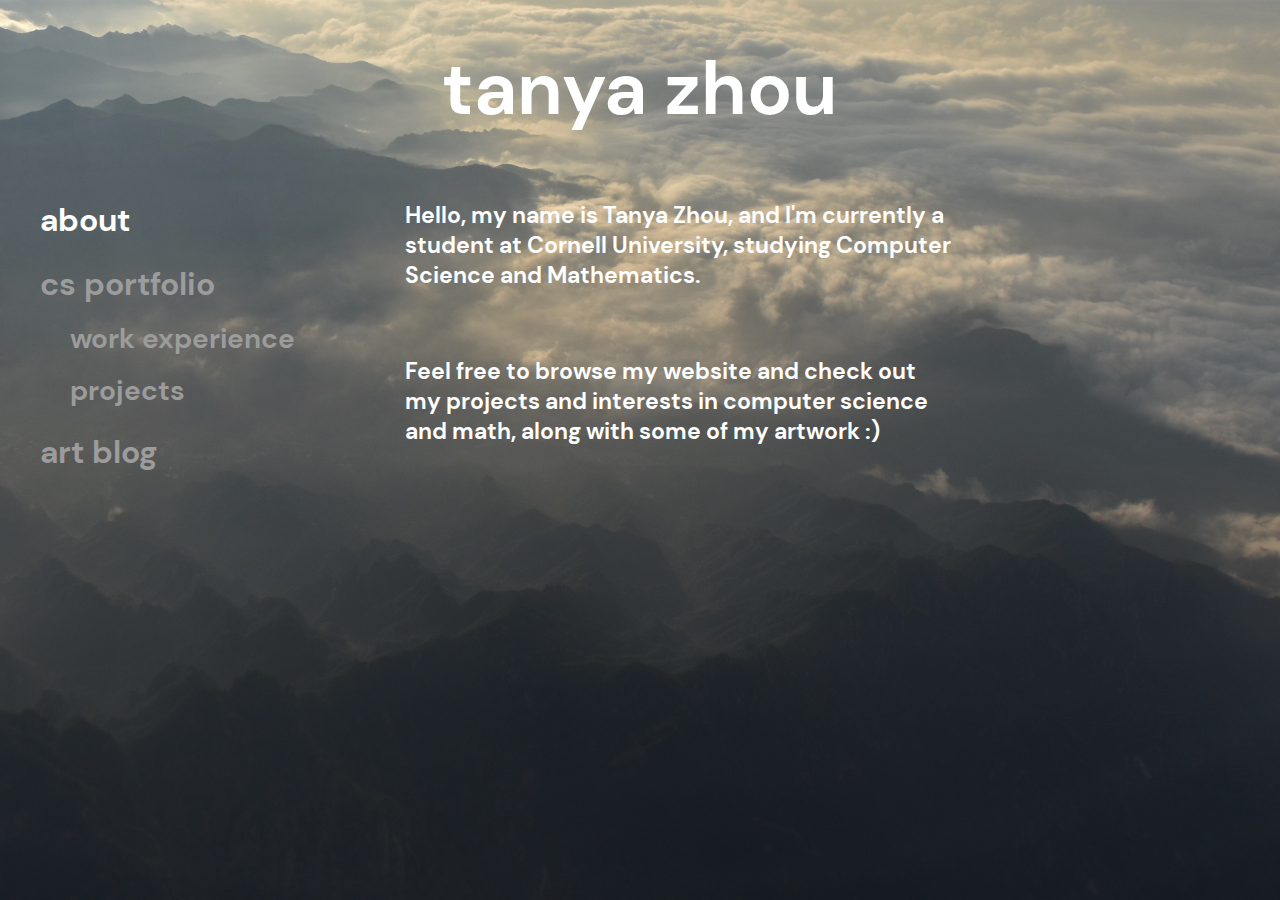
<file: pages/index.html>
<!DOCTYPE html>
<html lang="en">

<head>
  <title>Tanya's Website</title>
  <link rel="stylesheet" type="text/css" href="../public/styles/styles.css" media="all" />
  <link rel="shortcut icon" type="image/x-icon" href="../public/images/caticon.ico">
  <script defer src="../js/navscript.js"></script>
</head>

<body class="about-pg-bkg">
  <header>
    <h1>tanya zhou</h1>
  </header>
  <main>
    <div class="row">
      <nav>
        <ul>
          <li>
            <a id="abt" href="index.html">about</a>
          </li>
          <li>
            <a id="cs" href="cs-portfolio.html">cs portfolio</a>
          </li>
          <ul class="smaller-nav">
            <li class="smaller-nav">
              <a href="work-exp.html">work experience</a>
            </li>
            <li class="smaller-nav">
              <a href="cs-projects.html">projects</a>
            </li>
          </ul>
          <li>
            <a id="art" href="art-blog.html">art blog</a>
          </li>
        </ul>
      </nav>
      <div class="middle-content ab-middle-content">
        <div class="row">
          <p class="intro-p">
            Hello, my name is Tanya Zhou, and I'm currently a student at Cornell University, studying Computer Science
            and
            Mathematics.
          </p>
        </div>
        <div class="row">
          <p class="intro-p">
            Feel free to browse my website and check out my projects and interests in computer science and math, along
            with
            some of my artwork :)
          </p>
        </div>
      </div>
    </div>
  </main>
</body>

</html>
</file>
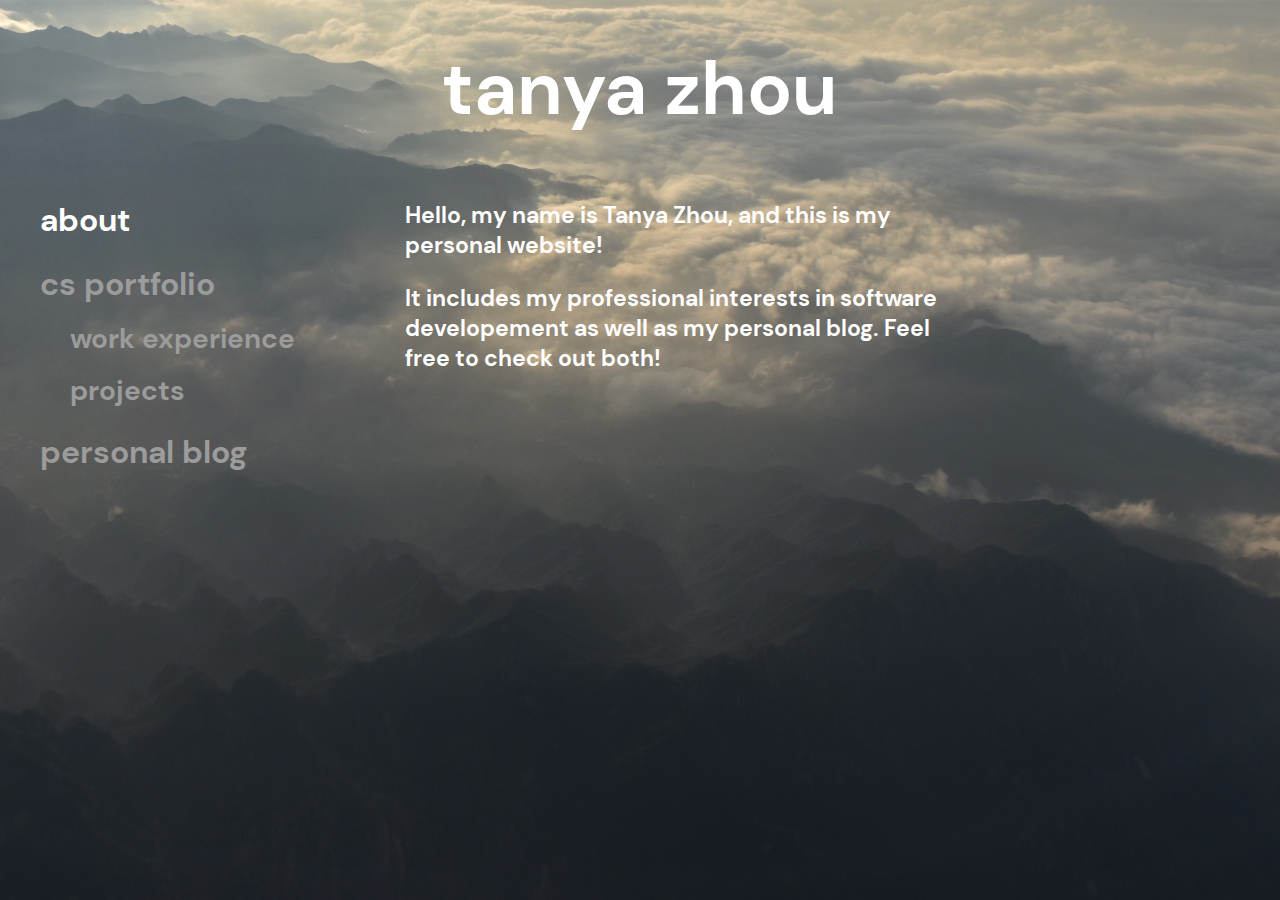
<file: root/index.html>
<!DOCTYPE html>
<html lang="en">

<head>
  <title>Tanya's Website</title>
  <link rel="stylesheet" type="text/css" href="../public/styles/styles.css" media="all" />
  <link rel="shortcut icon" type="image/x-icon" href="../public/images/caticon.ico">
  <script defer src="./js/navscript.js" type="text/Javascript"></script>
</head>

<body class="about-pg-bkg fade">
  <header>
    <h1>tanya zhou</h1>
  </header>
  <main>
    <div class="row">
      <nav>
        <ul>
          <li>
            <a id="abt" href="index.html">about</a>
          </li>
          <li>
            <a id="cs" href="cs-portfolio.html">cs portfolio</a>
          </li>
          <ul class="smaller-nav">
            <li class="smaller-nav">
              <a href="work-exp.html">work experience</a>
            </li>
            <li class="smaller-nav">
              <a href="cs-projects.html">projects</a>
            </li>
          </ul>
          <li>
            <a id="art" href="personal-blog.html">personal blog</a>
          </li>
        </ul>
      </nav>
      <div class="middle-content">
        <p class="intro-p">
          Hello, my name is Tanya Zhou, and this is my personal website!

        </p>
        <p class="intro-p">
          It includes my professional interests in software developement as
          well as my personal blog. Feel free to check
          out both!
        </p>
      </div>
    </div>
  </main>
</body>
<footer></footer>

</html>
</file>
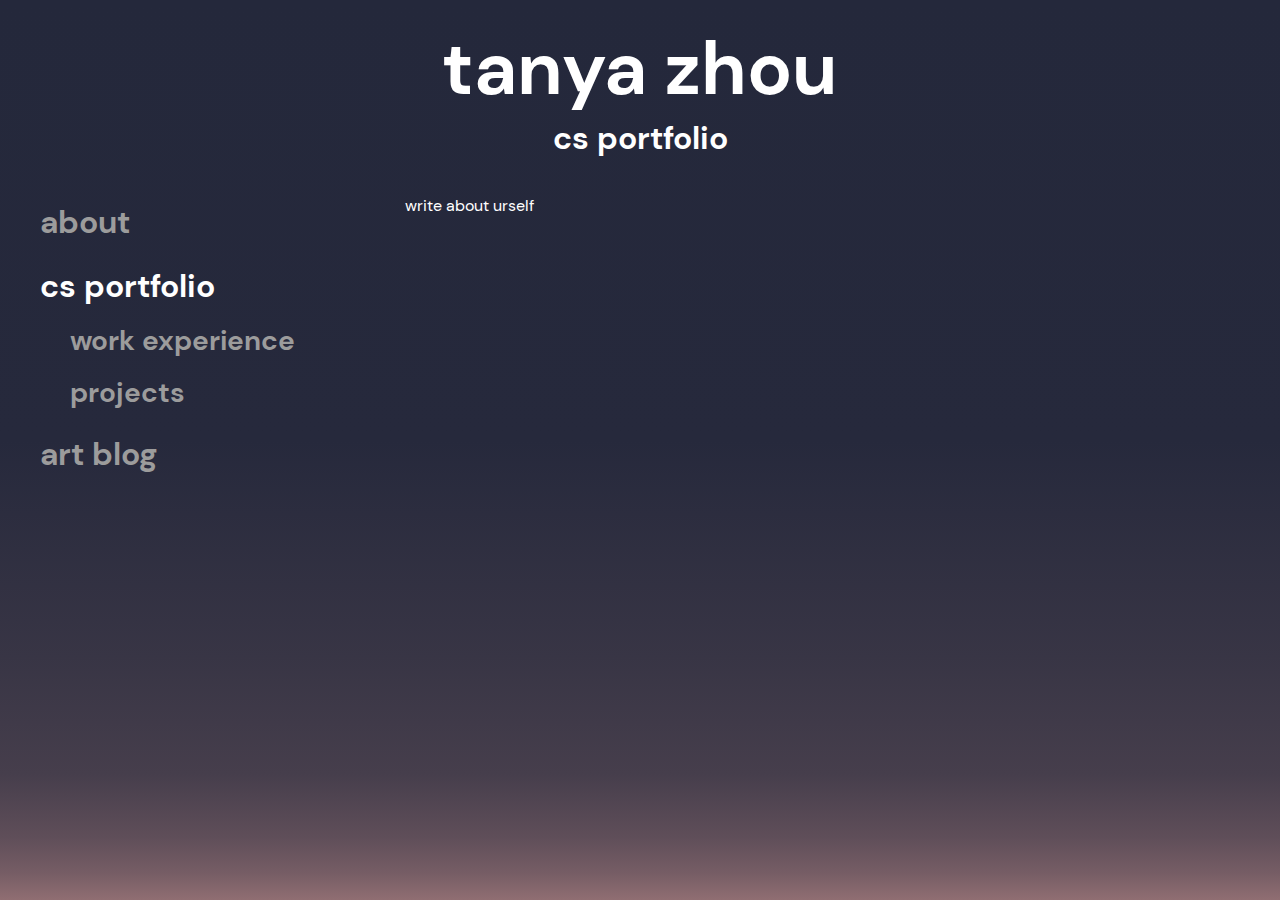
<file: pages/cs-portfolio.html>
<!DOCTYPE html>
<html lang="en">

<head>
  <title>Tanya's Website</title>
  <link rel="stylesheet" type="text/css" href="../public/styles/styles.css" media="all" />
  <link rel="shortcut icon" type="image/x-icon" href="../public/images/caticon.ico">
  <script defer src="../js/navscript.js"></script>
</head>

<body class="cs-page-bkg">
  <header class="cs-pg-hdr">
    <h1>tanya zhou</h1>
    <h3>cs portfolio</h3>
  </header>
  <main>
    <div class="row">
      <nav>
        <ul>
          <li>
            <a id="abt" href="index.html">about</a>
          </li>
          <li>
            <a id="cs" href="cs-portfolio.html">cs portfolio</a>
          </li>
          <ul class="smaller-nav">
            <li class="smaller-nav">
              <a href="work-exp.html">work experience</a>
            </li>
            <li class="smaller-nav">
              <a href="cs-projects.html">projects</a>
            </li>
          </ul>
          <li>
            <a id="art" href="art-blog.html">art blog</a>
          </li>
        </ul>
      </nav>
      <div class="middle-content">
        <p>write about urself</p>
      </div>
    </div>
  </main>
</body>
</file>
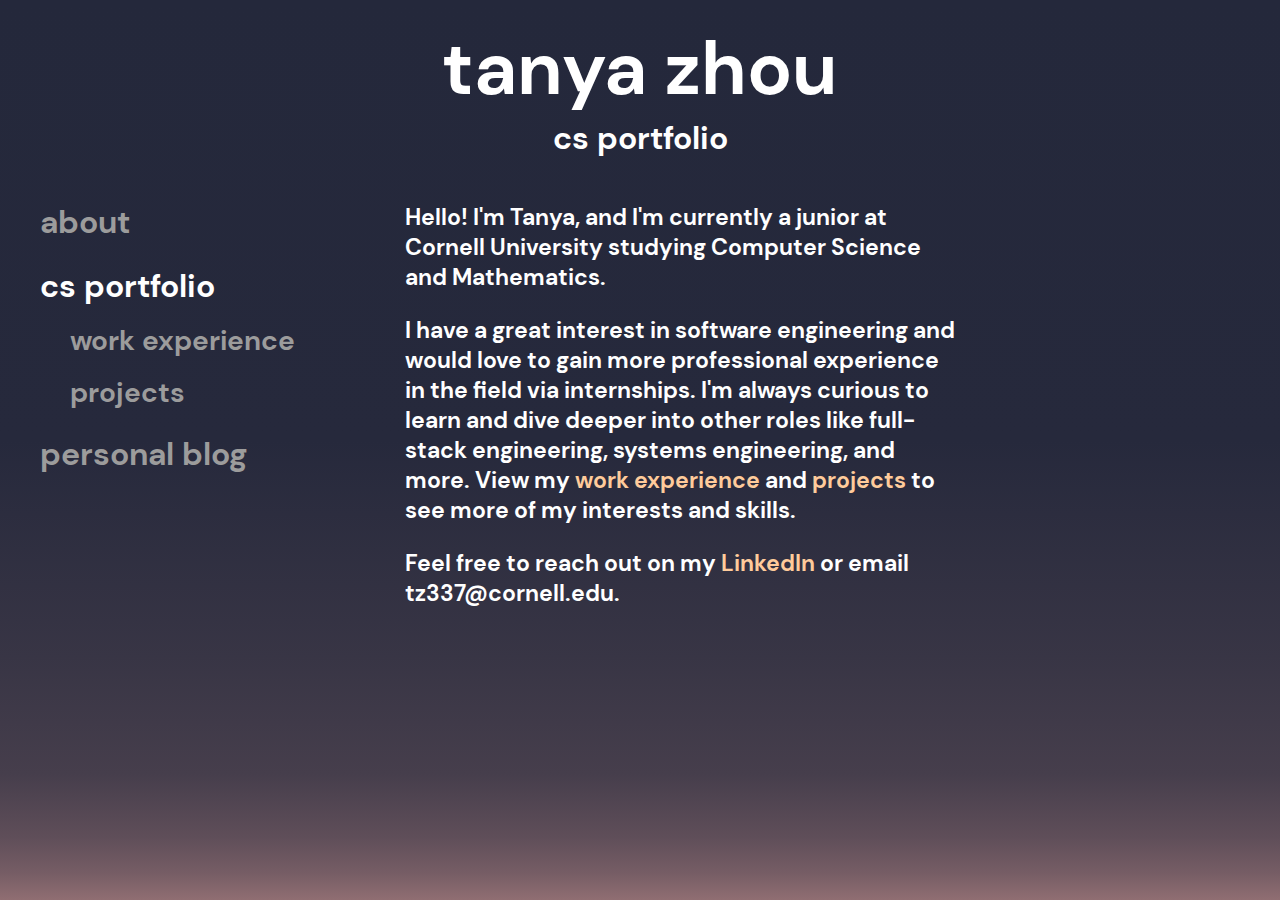
<file: root/cs-portfolio.html>
<!DOCTYPE html>
<html lang="en">

<head>
  <title>Tanya's Website</title>
  <link rel="stylesheet" type="text/css" href="../public/styles/styles.css" media="all" />
  <link rel="shortcut icon" type="image/x-icon" href="../public/images/caticon.ico">
  <script defer src="./js/navscript.js" type="text/Javascript"></script>
</head>

<body class="cs-page-bkg fade">
  <header class="cs-pg-hdr">
    <h1>tanya zhou</h1>
    <h3>cs portfolio</h3>
  </header>
  <main>
    <div class="row">
      <nav>
        <ul>
          <li>
            <a id="abt" href="index.html">about</a>
          </li>
          <li>
            <a id="cs" href="cs-portfolio.html">cs portfolio</a>
          </li>
          <ul class="smaller-nav">
            <li class="smaller-nav">
              <a href="work-exp.html">work experience</a>
            </li>
            <li class="smaller-nav">
              <a href="cs-projects.html">projects</a>
            </li>
          </ul>
          <li>
            <a id="art" href="personal-blog.html">personal blog</a>
          </li>
        </ul>
      </nav>
      <div class="middle-content intro-p">
        <p>Hello! I'm Tanya, and I'm currently a junior at Cornell University
          studying Computer Science and Mathematics.
        </p>
        <p>
          I have a great interest in
          software engineering and would love to gain more professional
          experience in the field via internships. I'm always curious to learn and dive
          deeper into other roles like full-stack engineering, systems engineering,
          and more. View my <a class="cs-link" href="work-exp.html">work experience</a> and <a class="cs-link"
            href="cs-projects.html">projects</a> to
          see more of my interests
          and skills.
        </p>
        <p>
          Feel free to reach out on my <a class="cs-link"
            href="https://www.linkedin.com/in/tanya-zhou-4242861a9/">LinkedIn</a> or email
          tz337@cornell.edu.
        </p>
        <div class="row">

        </div>
      </div>
    </div>
  </main>
</body>
<footer></footer>

</html>
</file>
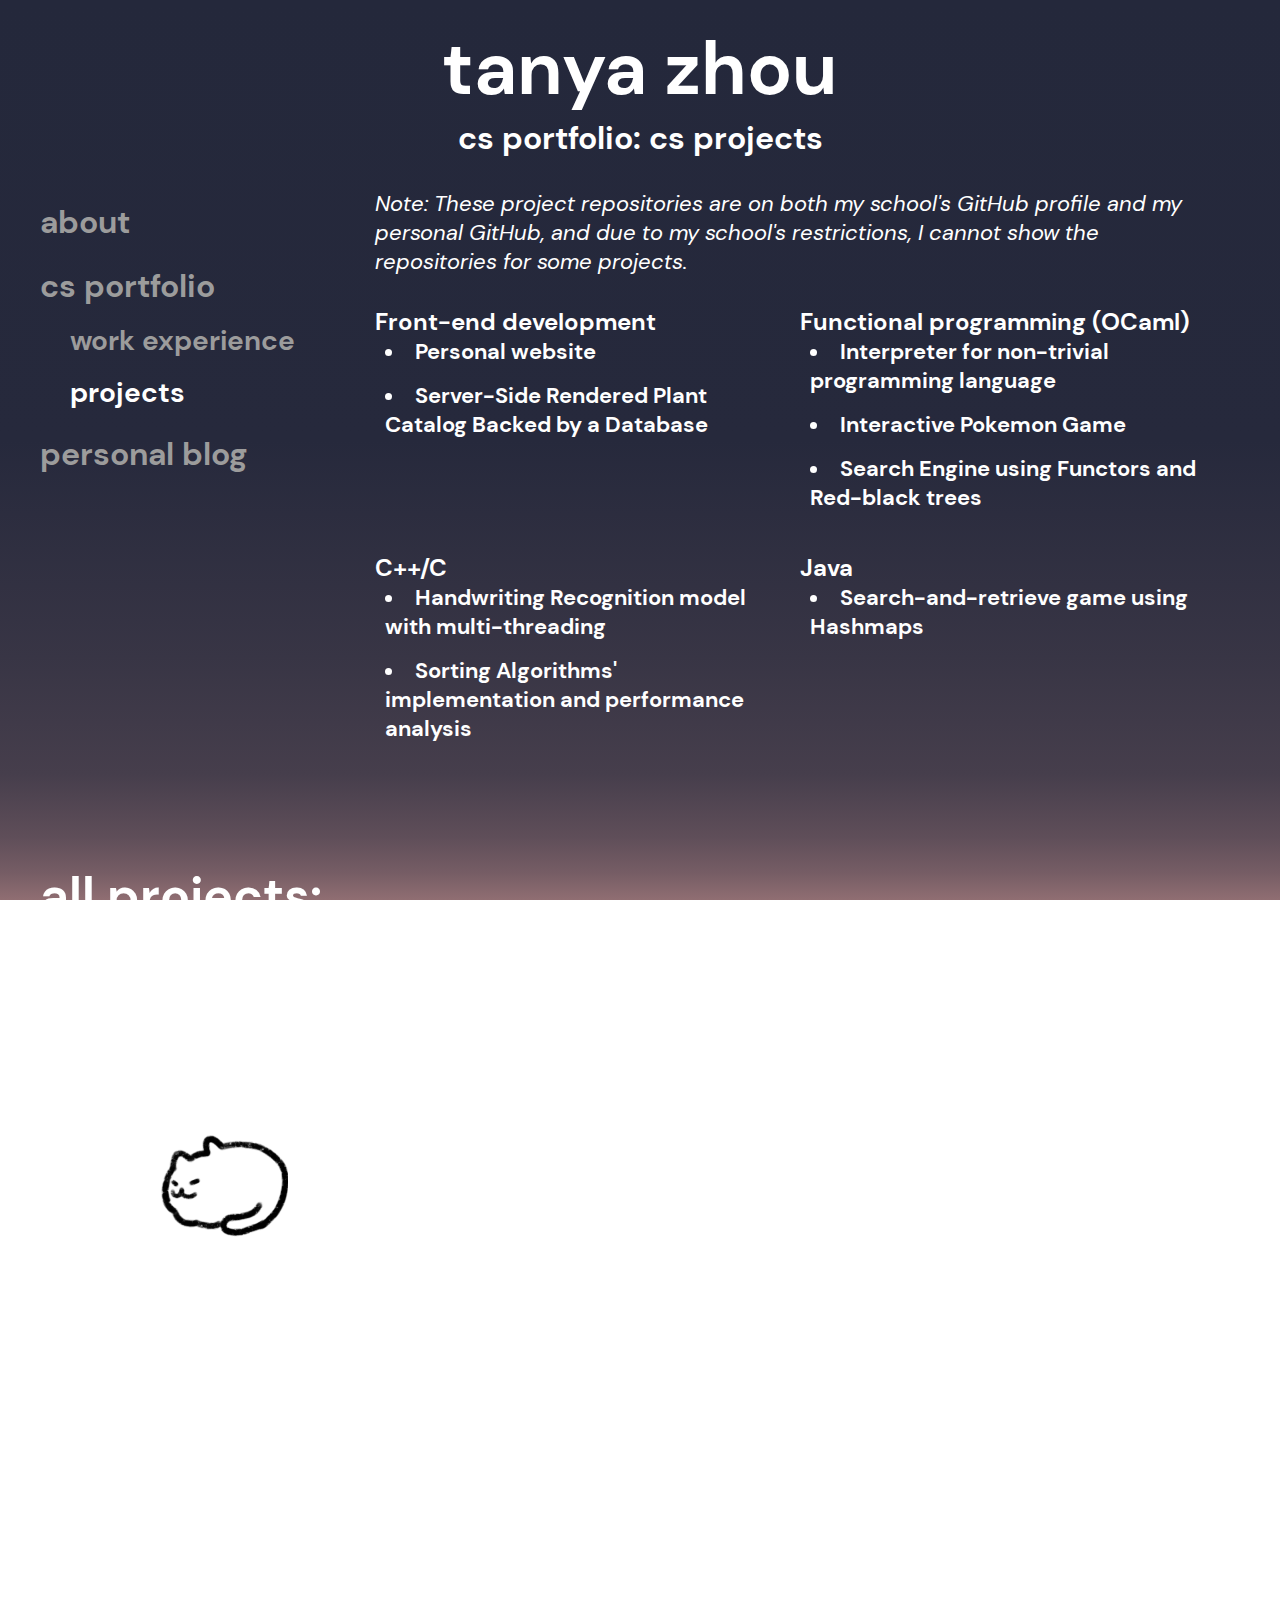
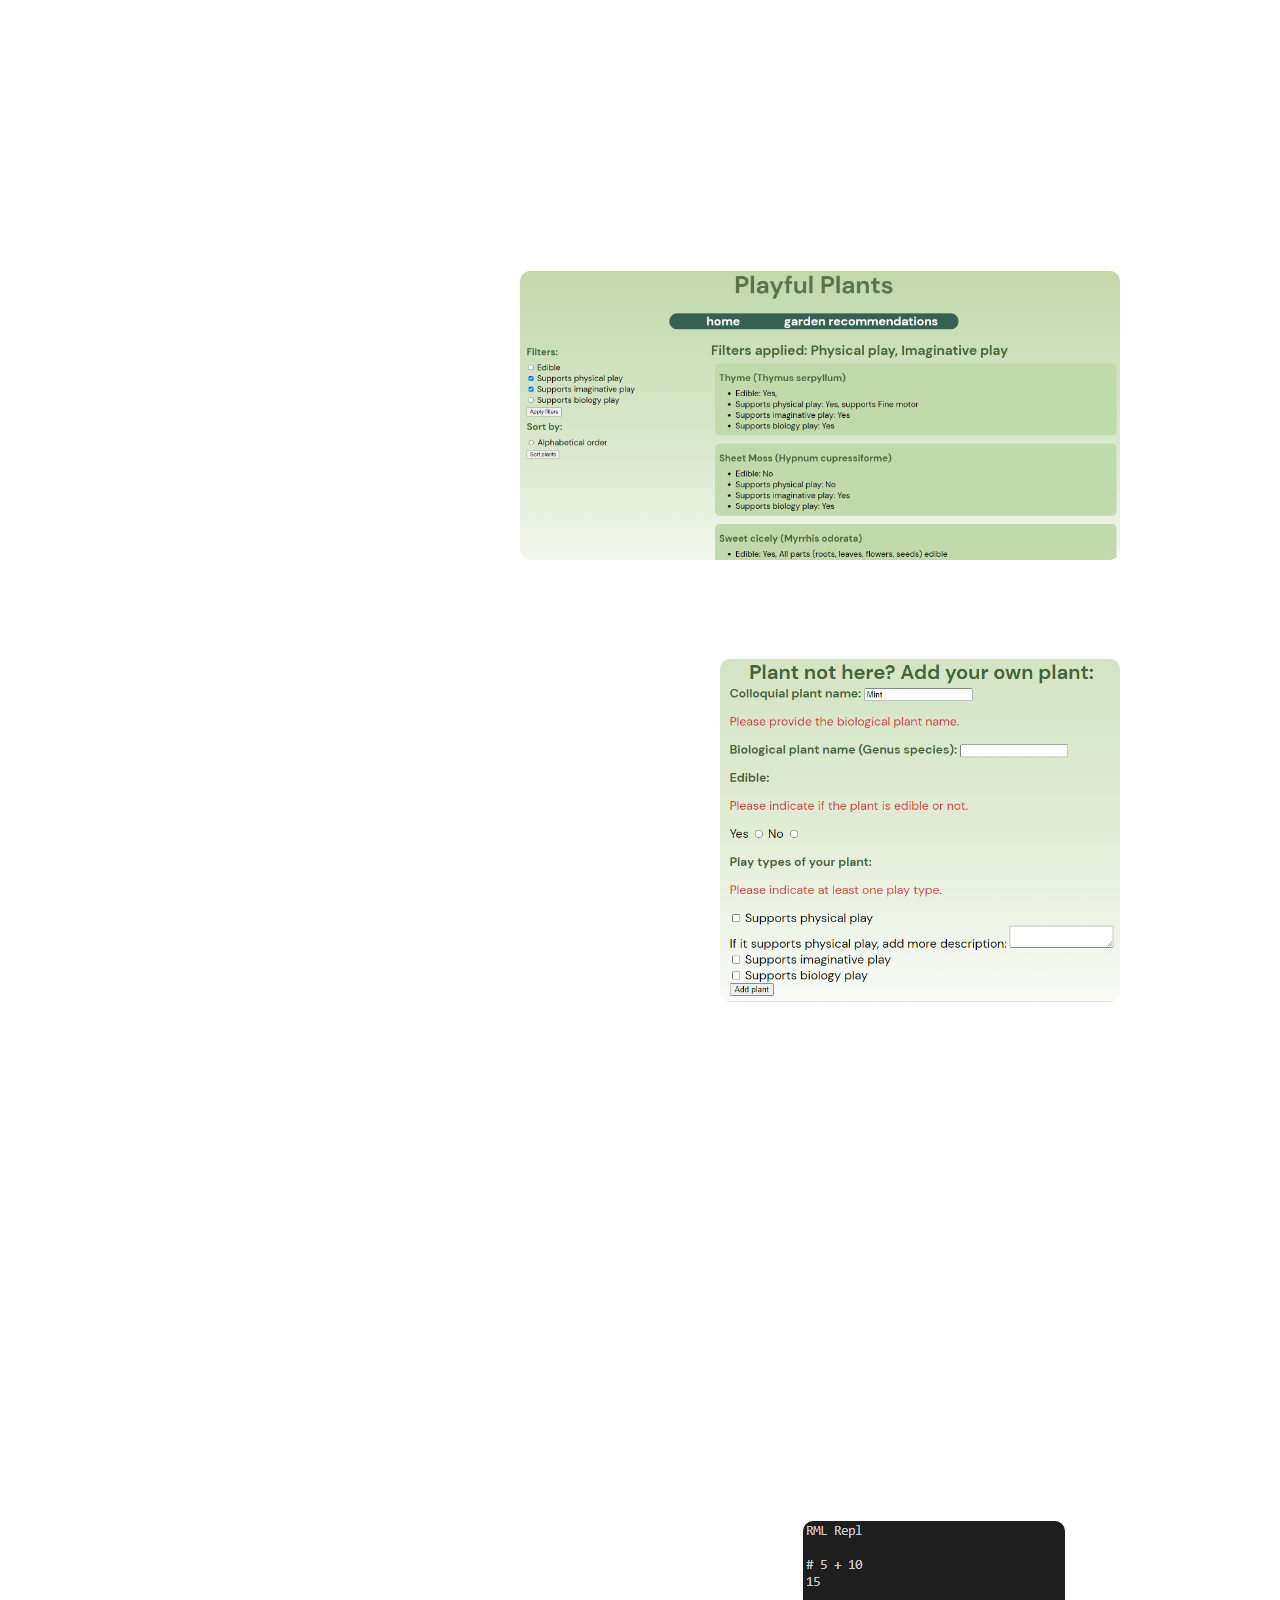
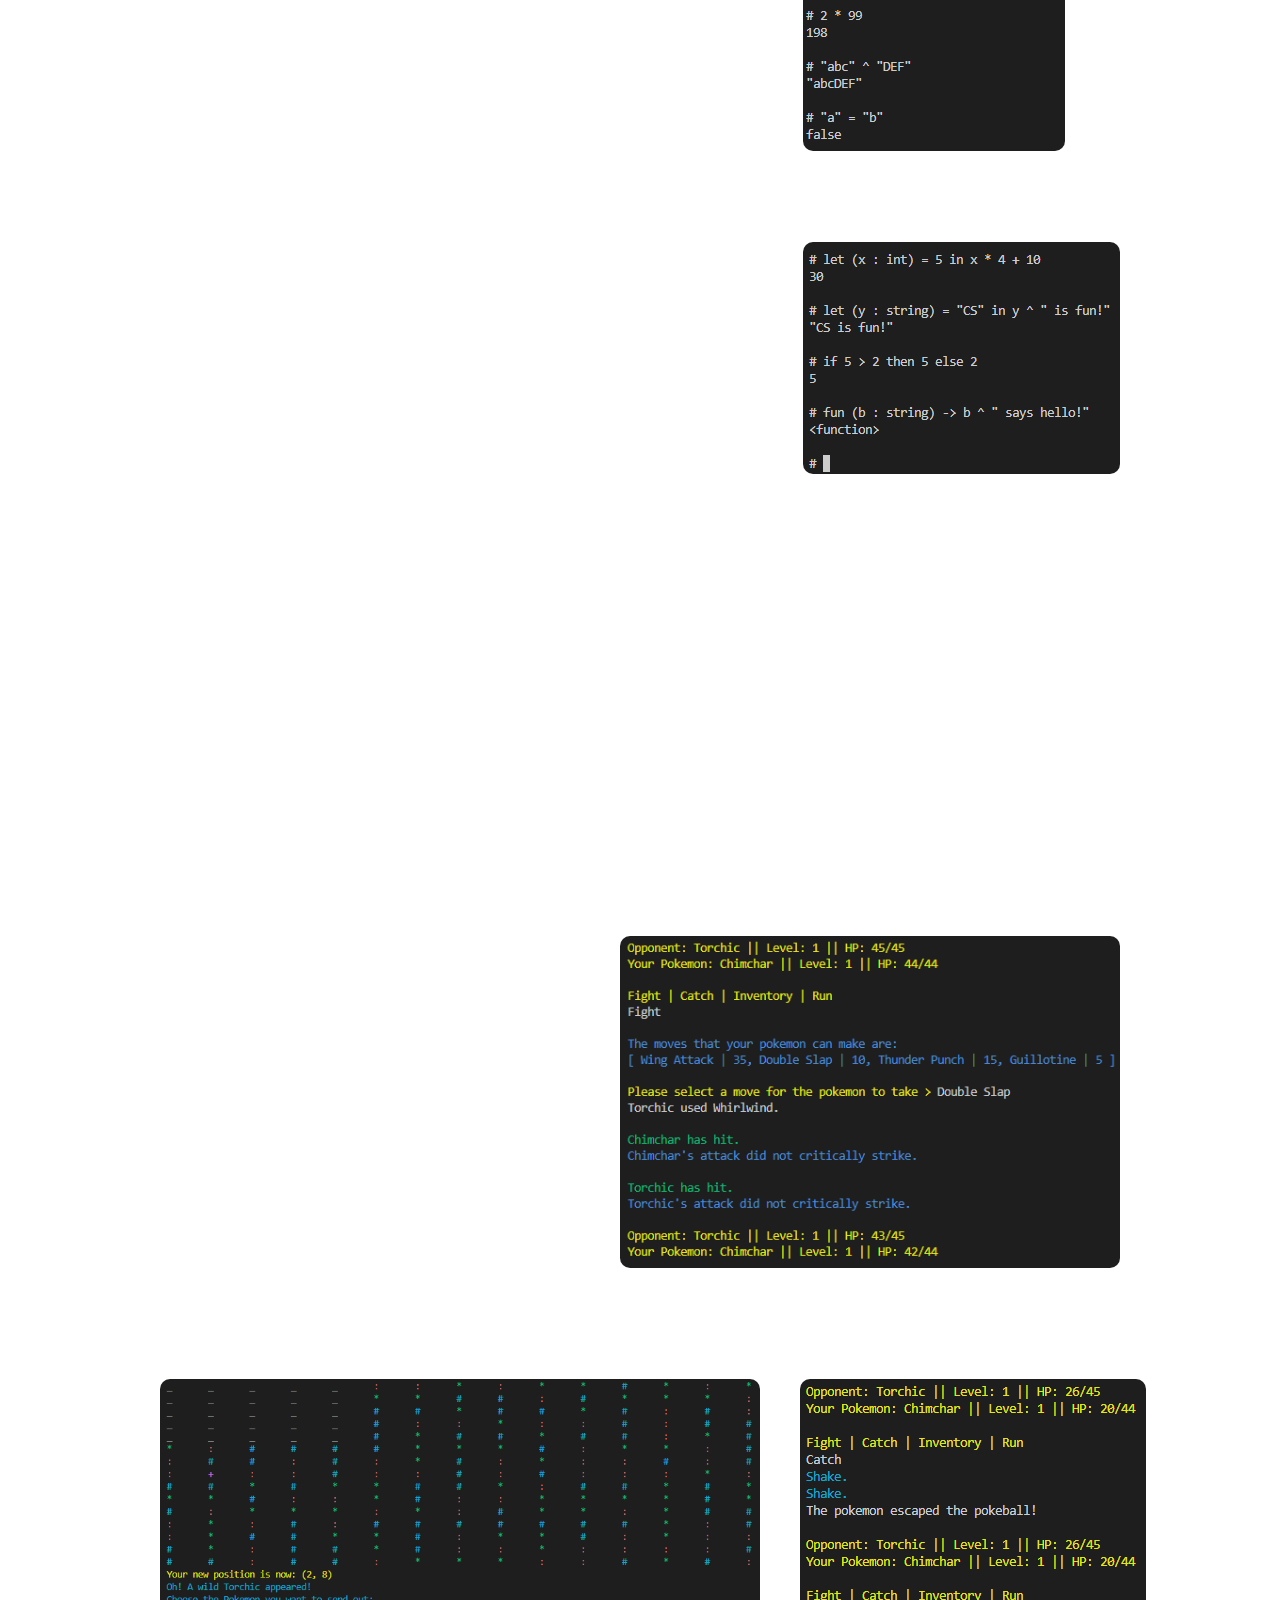
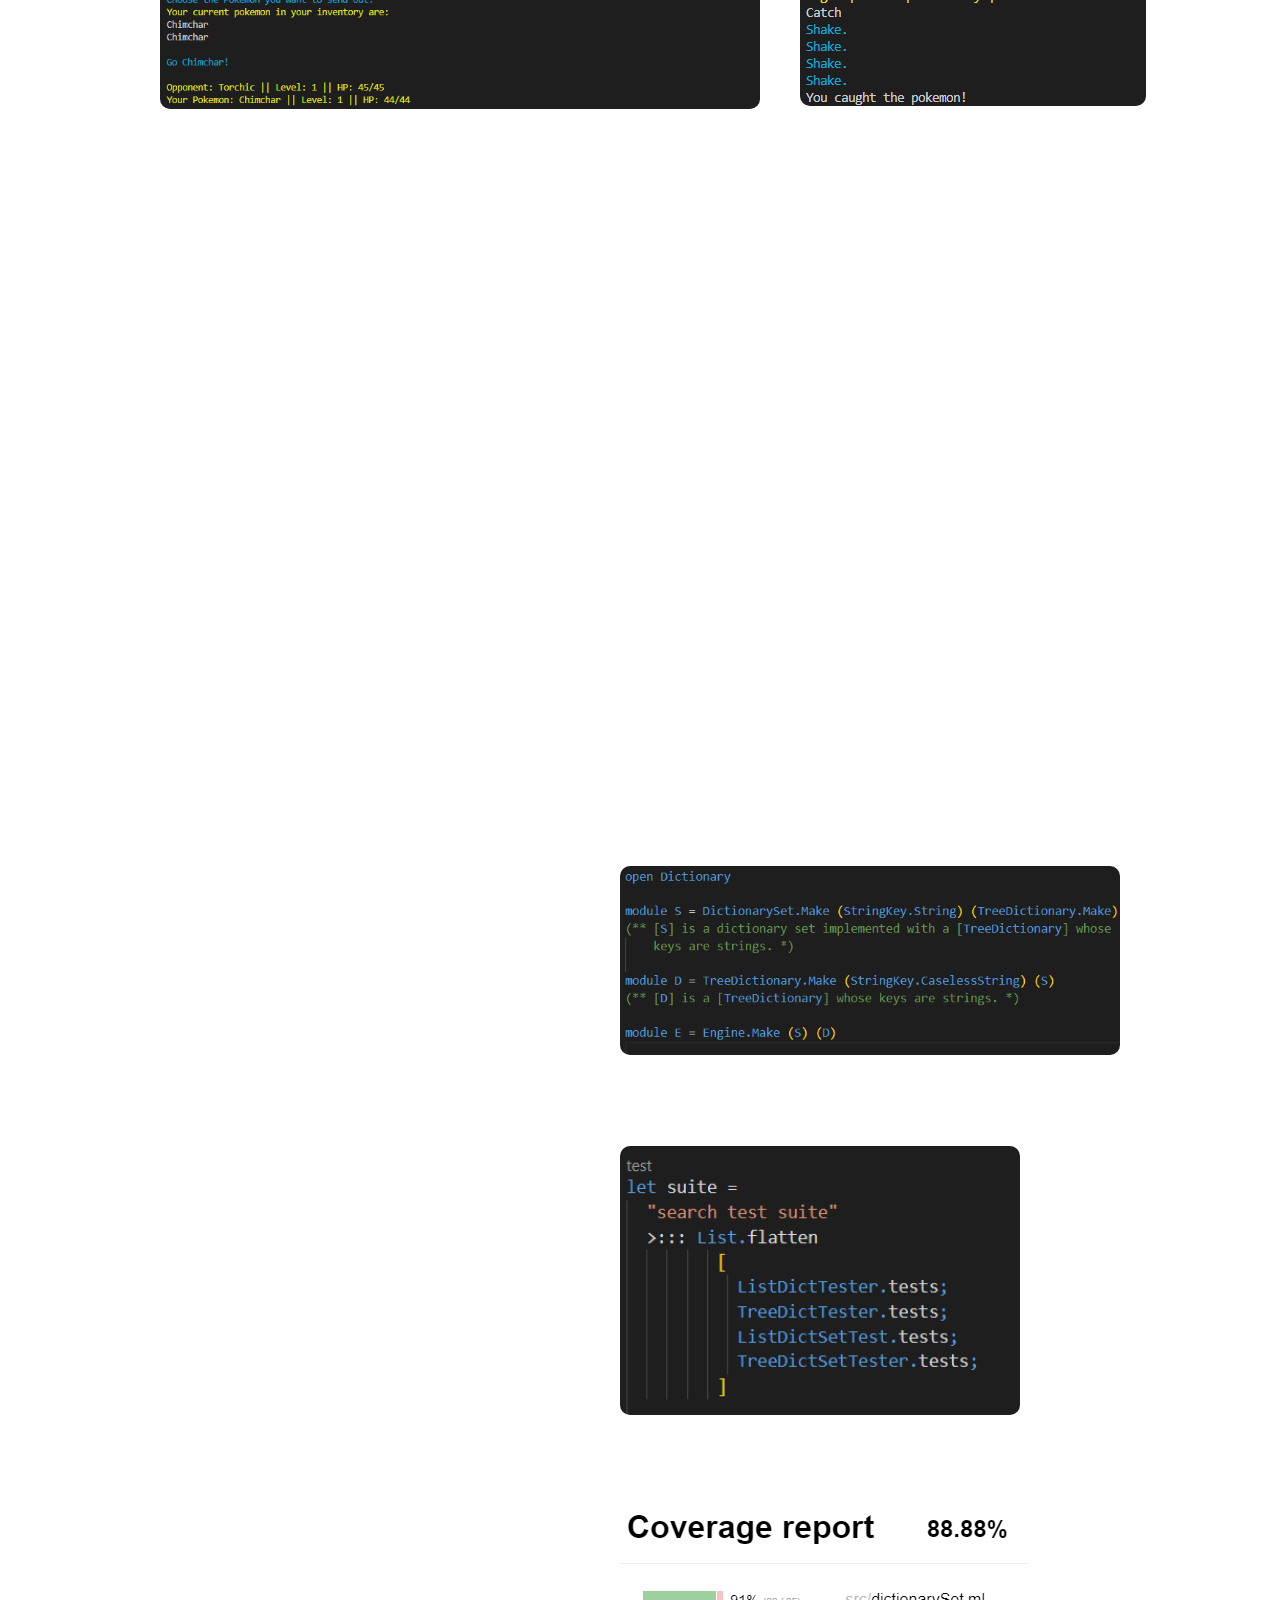
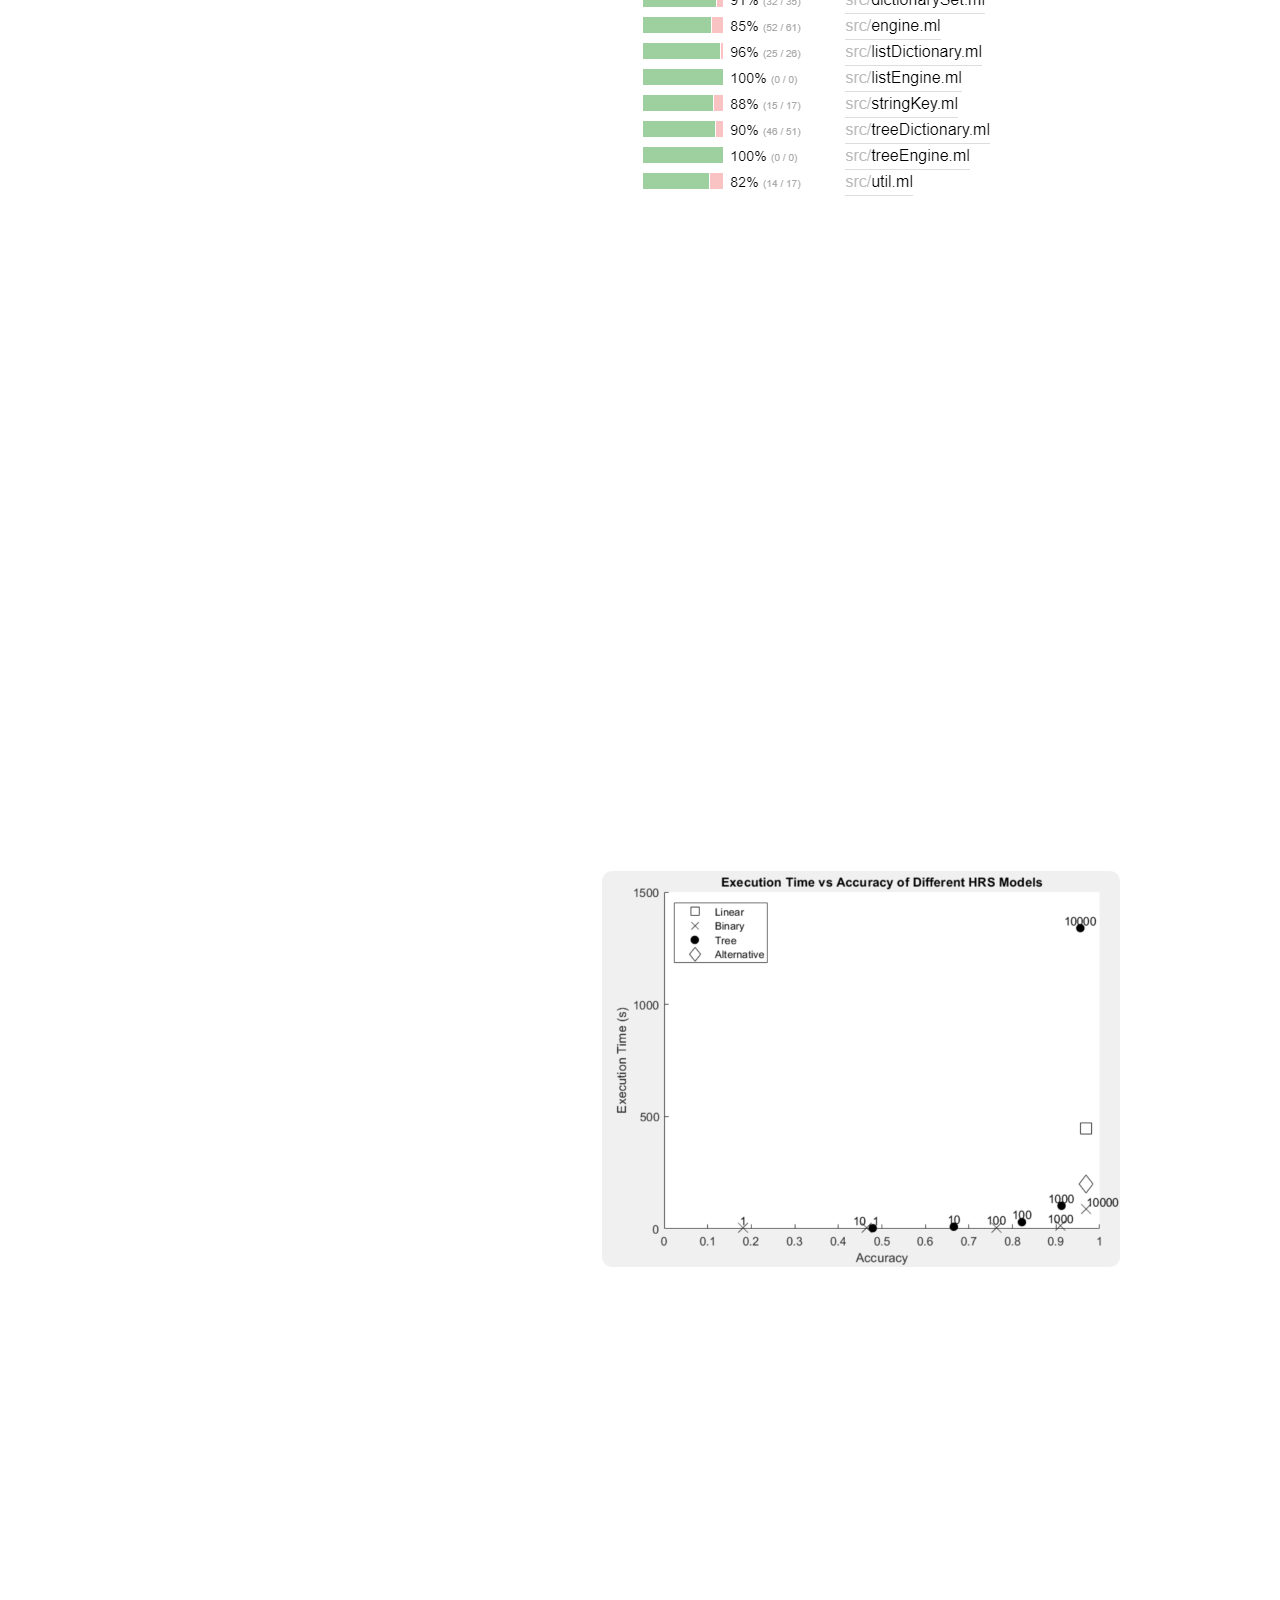
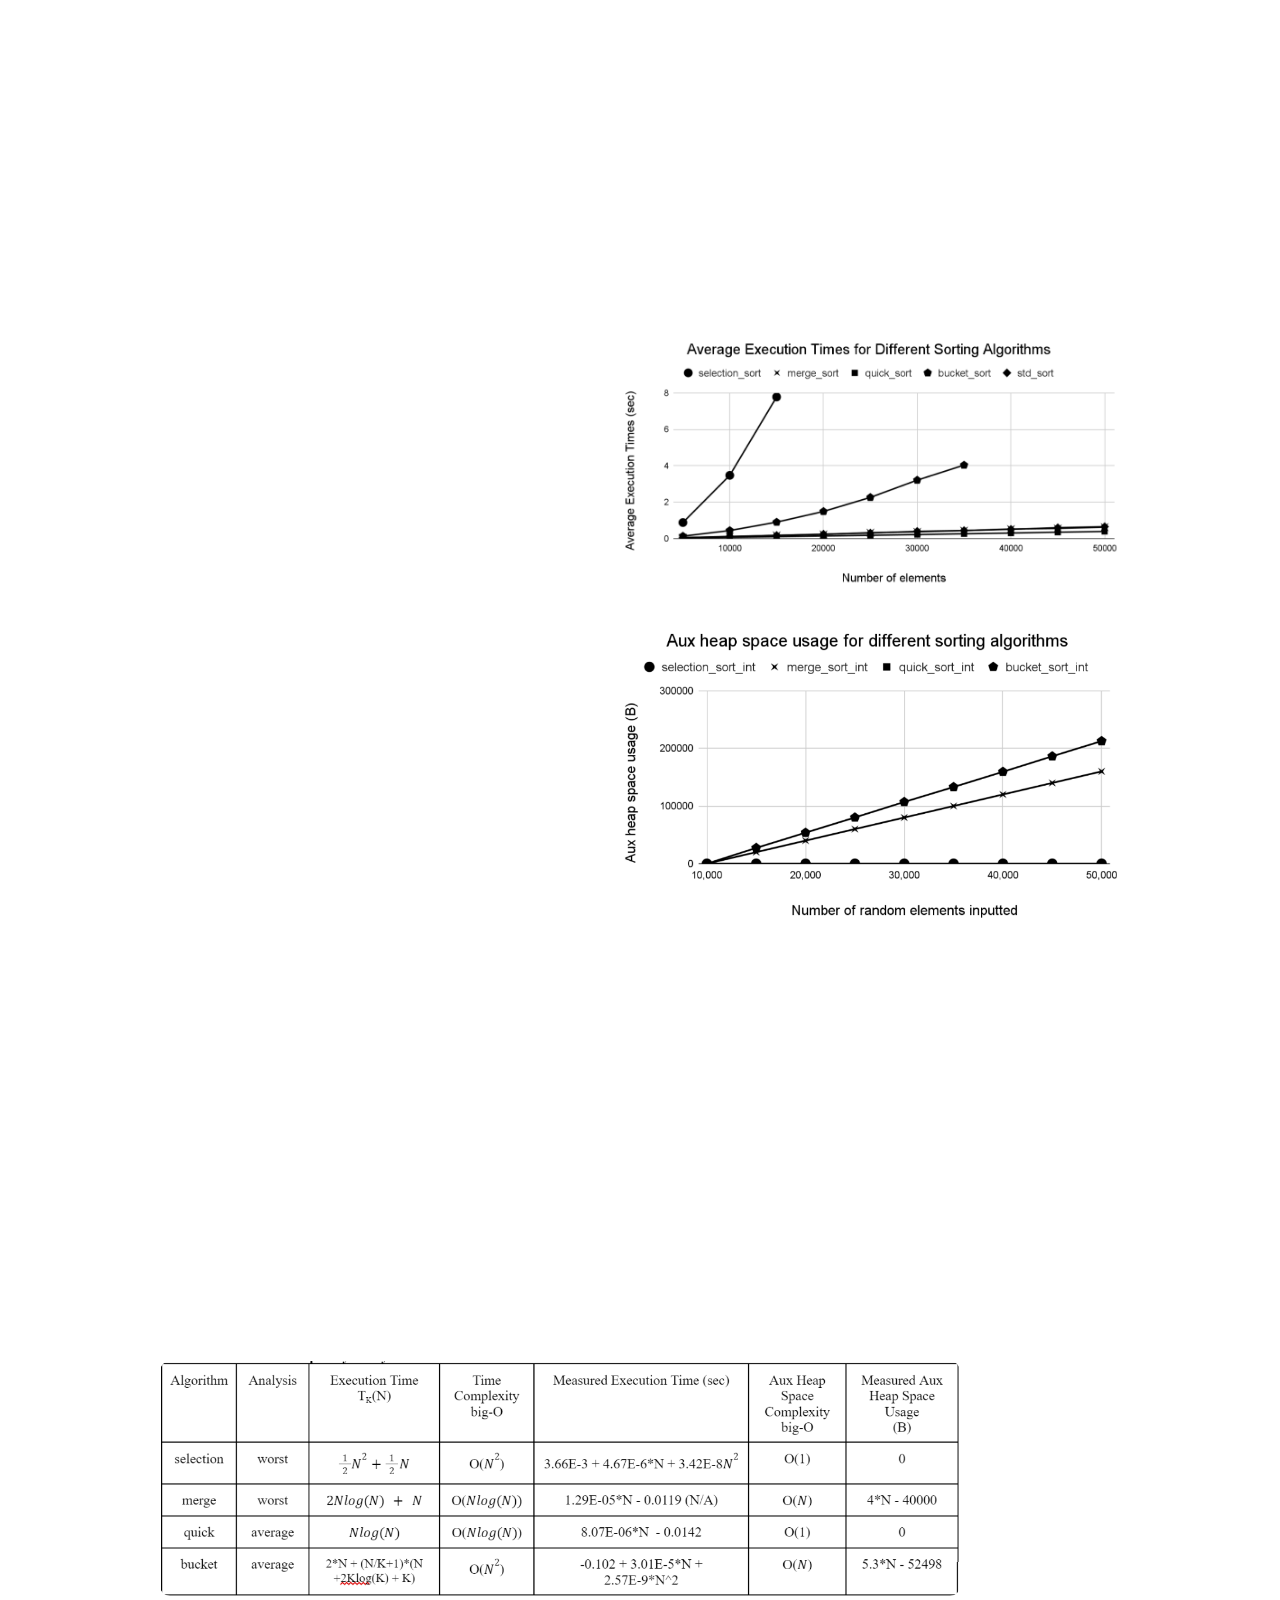
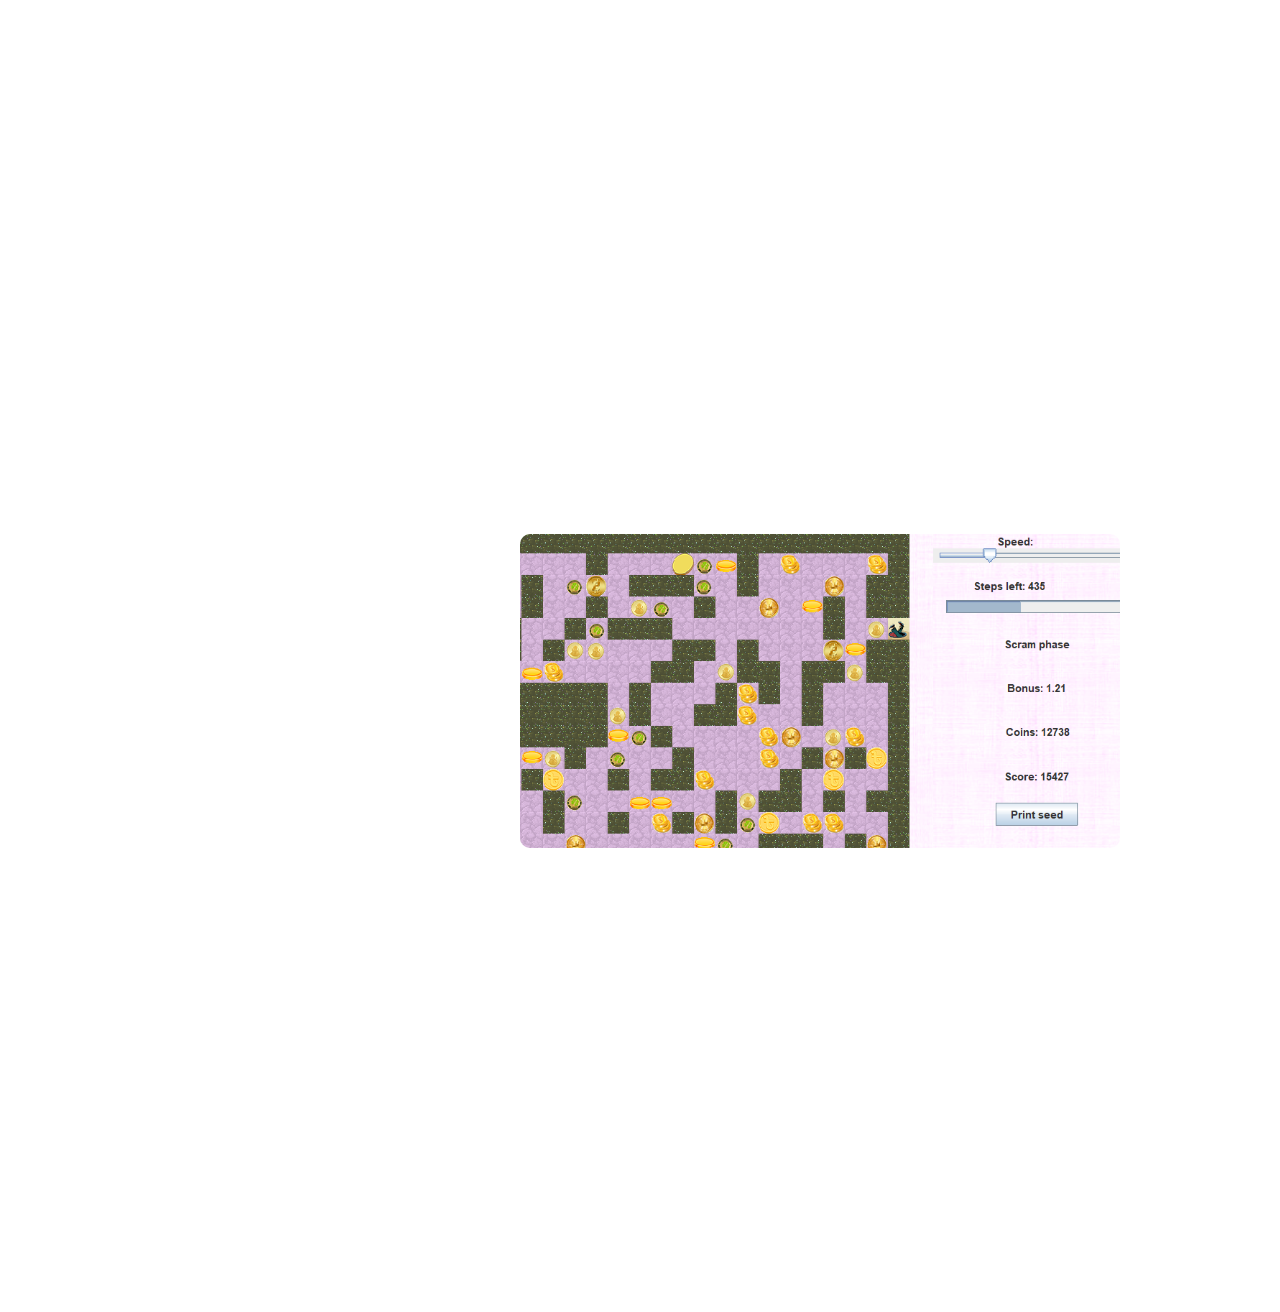
<file: root/cs-projects.html>
<!DOCTYPE html>
<html lang="en">

<head>
  <title>Tanya's Website</title>
  <link rel="stylesheet" type="text/css" href="../public/styles/styles.css" media="all" />
  <link rel="shortcut icon" type="image/x-icon" href="../public/images/caticon.ico">
  <script defer src="./js/navscript.js" type="text/Javascript"></script>
</head>

<body id="body" class="cs-page-bkg fade">
  <header class="cs-pg-hdr">
    <h1>tanya zhou</h1>
    <h3>cs portfolio: cs projects</h3>
  </header>
  <main>
    <div class="row larger-bottom">
      <nav>
        <ul>
          <li>
            <a id="abt" href="index.html">about</a>
          </li>
          <li>
            <a id="cs" href="cs-portfolio.html">cs portfolio</a>
          </li>
          <ul class="smaller-nav">
            <li class="smaller-nav">
              <a href="work-exp.html">work experience</a>
            </li>
            <li class="smaller-nav">
              <a href="cs-projects.html">projects</a>
            </li>
          </ul>
          <li>
            <a id="art" href="personal-blog.html">personal blog</a>
          </li>
        </ul>
      </nav>
      <div class="cs-proj-content">
        <p class="project-description"><em>Note: These project repositories are on both my school's GitHub profile and
            my personal
            GitHub, and due to my school's restrictions, I cannot show the repositories
            for some projects.</em></p>
        <div class="row">
          <div class="cs-proj-box">
            <h4>Front-end development</h4>
            <ul class="timeline_text bold">
              <a class="proj-link font-22" href="#personal-website">
                <li class="li-cs">Personal website</li>
              </a>
              <a class="proj-link font-22" href="#server-side">
                <li>Server-Side Rendered Plant Catalog Backed by a Database</li>
              </a>
            </ul>
          </div>
          <div class="cs-proj-box">
            <h4>Functional programming (OCaml)</h4>
            <ul class="timeline_text bold">
              <a class="proj-link font-22" href="#interpreter">
                <li class="li-cs">Interpreter for non-trivial programming language</li>
              </a>
              <a class="proj-link font-22" href="#pokemon">
                <li class="li-cs">Interactive Pokemon Game</li>
              </a>
              <a class="proj-link font-22" href="#rb">
                <li>Search Engine using Functors and Red-black trees</li>
              </a>
            </ul>
          </div>

        </div>
        <div class="row larger-bottom">
          <div class="cs-proj-box">
            <h4>C++/C</h4>
            <ul class="timeline_text bold">
              <a class="proj-link font-22" href="#handwriting">
                <li class="li-cs">Handwriting Recognition model with multi-threading</li>
              </a>
              <a class="proj-link font-22" href="#sorting-algo">
                <li>Sorting Algorithms' implementation and performance analysis</li>
              </a>
            </ul>
          </div>
          <div class="cs-proj-box">
            <h4>Java</h4>
            <ul class="timeline_text bold">
              <a class="proj-link font-22" href="#search-game">
                <li class="li-cs">Search-and-retrieve game using Hashmaps</li>
              </a>
            </ul>
          </div>
        </div>
      </div>
    </div>

    <h1 class="cs-page-title">all projects:</h1>

    <h2>Front-end development</h2>
    <div class="cs-proj-descrip">
      <a id="personal-website"></a>
      <h3><a class = "proj-link" href="https://github.com/tanyazhouu/tanyas-website">Personal website:</a></h3>
      <div class="row">
        <img src="../public/images/caticon.png" alt="Website icon (cat)">
        <div>
          <h4>Skills: HTML, CSS, Javascript, GitHub pages</h5>
            <ul class="font-22">
              <li>
                Designed personal website for front-end development/design practice
              </li>
              <li>
                Leveraged Javascript to create interactive website
              </li>
              <li>
                Hosting site via GitHub pages
              </li>
              <li>
                Looking to refactor into AngularJS app and shift to different host like AWS Beanstalk
              </li>
            </ul>
        </div>
      </div>
      <h4>Details:</h4>
      <p class="project-description">This website is my personal website to
        showcase my CS portfolio and skills and other personal
        interests in my blog. I'm currently using GitHub pages to host this
        website. For the future, I plan on refactoring this into
        an AngularJS app and moving to Heroku or AWS Beanstalk to
        include dynamic features, custom routing, and more.
      </p>
    </div>
    <div class="larger-bottom"></div>
    <div class="cs-proj-descrip">
      <a id="server-side"></a>
      <h3>Server-Side Rendered Plant Catalog Backed by a Database:</h3>
      <h4>Skills: PHP, SQL, HTML, CSS, Docker</h4>
      <ul class="font-22">
        <li>
          Designed plant catalog website and stored plant data in database
        </li>
        <li>Created custom routing and other server-side tasks with PHP</li>
        <li>Coded SQL queries for filtering and sorting options for browsing</li>
        <li>Created 'sticky' forms for user to add to plant catalog via SQL queries</li>
        <li>Coded forms to recall user's input and provide feedback for incomplete submissions</li>
      </ul>
      <b class="project-description">Details:</b>
      <div class="row">
        <p class="project-description">
          This project is a website that displays a
          plant catalog, intended for an audience to find suitable plants for
          children to play with. The data for each plant is stored
          in a database, and users can apply filters or sorting methods
          to browse through the plant catalog. SQL queries were used to
          support those filter/sort options, and PHP was used to support custom
          routing and server-side rendering.
        </p>
        <div>
          <img id="resize-600" src="../public/images/playful-plants-filter.png" alt="Plant catalog with filtering">
        </div>
      </div>
      <div class="row larger-bottom">
        <p class="project-description">
          The website also includes a form for adding a new plant to the catalog.
          If the requirements of the form are incomplete after submission, the
          user's original inputs remain, and the form provides corrective feedback.
          SQL queries were used to add this plant to the database.
        </p>
        <img id="resize-400" src="../public/images/plant-form.png" alt="Plant catalog form">
      </div>
    </div>
    <h2>Functional Programming (OCaml)</h2>
    <div class="cs-proj-descrip">
      <a id="interpreter"></a>
      <h3>Interpreter for non-trivial programming language:</h3>
      <h4>Skills: OCaml, OUnit testing, CMake</h4>
      <ul class="font-22">
        <li>Constructed syntax and interpreter of 'robot programming language' (RML)</li>
        <li>Implemented Abstract Syntax Tree to parse characters into keywords/tokens</li>
        <li>Implemented evaluator of interpreter to allow execution of RML programs</li>
        <li>Leveraged promises and concurrent programming for RML's own asynchronous expressions</li>
        <li>Unit tested code with OCaml's OUnit test framework</li>
      </ul>
      <b class="project-description">Details:</b>
      <div class="row larger-bottom">
        <div>
          <p class="project-description">
            <em>
              Background information on interpreters:</em>
            In order to implement a programming language, implementing the
            compiler or interpreter is necessary so that the computer
            is able to understand and execute the source program in that
            language. Compilers/interpreters go through multiple phases when
            translating a language: lexing, parsing, semantic analysis,
            then evaluation.
            Lexing converts the source program into tokens like keywords,
            then parsing uses those tokens to construct an Abstract Syntax Tree
            (AST), which describes the structure of the program. Semantic analysis
            then checks whether the code written is valid, and finally, the program
            is executed/evaluated.
          <p class="project-description">
            In this project, the AST was implemented to allow the lexer and parser
            to create the AST, and the evaluator was also implemented to actually
            execute programs with this language. Shown in the images are the language's REPL
            (read-evaluate-print-loop) that supports basic operations along
            with more complex expressions like variable assignment, anonymous functions
            and more.
          </p>
        </div>
        <div>
          <div>
            <p class="img-descrip">Basic operations:</p>
            <img src="../public/images/basic-op-rml.png" alt="Basic operations in programming language">
          </div>
          <div>
            <p class="img-descrip">Complex expressions:</p>
            <img src="../public/images/expressions-rml.png" alt="Expressions in RML">
          </div>
        </div>
      </div>
    </div>
    <div class="cs-proj-descrip">
      <a id="pokemon"></a>
      <h3>Interactive Pokemon Game:</h3>
      <h4>Skills: OCaml, JSON, OUnit test, CMake, ANSITerminal</h4>
      <ul class="font-22">
        <li>Created Pokemon-based game, where player travels along a map and tries to catch and fight wild Pokemon</li>
        <li>Parsed Pokemon JSON file and stored information in OCaml's record data structures</li>
        <li>Generated make-shift GUI using the terminal to display map</li>
        <li>Created modules to organize and design game's system</li>
      </ul>
      <b class="project-description">Details:</b>
      <div class="row">
        <p class="project-description">
          This Pokemon game allows users to interact, catch, and fight wild Pokemon,
          with the goal of leveling up their own Pokemon to fight stronger Pokemon.
          Collaborating with a group, I was able to design the game's system through
          modules to address game features we wanted to include. For example, a
          Map module was created to handle all the functions and interactions with
          the map in the game. In addition to modular design, we leveraged
          a pre-made JSON file storing Pokemon data to construct our Pokemon.
        </p>
        <div>
          <p class="img-descrip">Example of Pokemon battle:</p>
          <img id="resize-500" src="../public/images/fight-pokemon.png" alt="Pokemon game fight dialogue">
        </div>
      </div>
      <div class="row">
        <div>
          <p class="img-descrip">Map of game & Pokemon encounter:</p>
          <img id="resize-600" src="../public/images/map-pokemon.png" alt="Pokemon game map">
        </div>
        <div>
          <p class="img-descrip">Catching a Pokemon:</p>
          <img src="../public/images/catch-pokemon.png" alt="Pokemon game catching Pokemon">
        </div>
      </div>

      <h4>Challenges:</h4>
      <p class="project-description">
        A major portion of the game is the Graphical User Interface (GUI), and
        due to time constraints for the project, we decided to do a terminal-based
        map as a work-around, allowing the player to explore the map more. Another
        challenge we encountered was issues with mutability; for instance, if
        a Pokemon lost health during a battle, the Pokemon's health would return
        to its original value after the battle. So maintaining effects after changes
        were made to Pokemon was one issue we often encountered.
      </p>
      <div class="larger-bottom">
      </div>
    </div>
    <div class="cs-proj-descrip">
      <a id="rb"></a>
      <h3>Search Engine using Functors and Red-black trees:</h3>
      <h4>Skills: OCaml, Functors, OUnit Testing</h4>
      <ul class="font-22">
        <li>
          Created search engine to query for words in directories with text files
        </li>
        <li>
          Constructed dictionary interface using Red-black trees and OCaml association lists to
          observe differences in performance
        </li>
        <li>
          Designed a set data structure interface using a functor that required dictionary
          data structure to construct the set
        </li>
        <li>
          Leveraged functors for OUnit testing and OCaml's 'Bisect' tool for analyzing tests' code-coverage
        </li>
      </ul>

      <h4>Details:</h4>
      <div class="row">
        <div>
          <p class="project-description">
            This search engine returns the names of text files that include
            the words in the provided query. Different queries can be entered
            to obtain results; the "and" query followed by some words will
            look for files that contain all words in the query, while the "or" query
            will look for files that contain <em>any</em> of the words in the query.
            The queries can also include "not" words, in which if files contain
            the words of the "not" query, they will be excluded from the search result.
          </p>
          <p class="project-description">
            In building the search engine, a dictionary interface was created using both
            an OCaml association list (linked list) approach and a tree-based approach.
            The association list approach uses keys and values to create the dictionary
            and leverages OCaml's higher order functions like "fold_left" or "map" to
            satisfy required dictionary functions. The tree-based approach uses a "Leaf" type
            and a "Node" type, containing the node's color (red or black), key-value pair,
            and a left child and right child. This tree-based approach for the search engine
            yields better performance due to the logarithmic performance it provides in its
            operations.
          </p>
        </div>
        <div>
          <p class="img-descrip">Use of functors to create the engine:</p>
          <img id="resize-500" src="../public/images/engine-make-functor-search.png" alt="Picture of example functor">
          <p class="img-descrip">Organized unit tests with modules:</p>
          <img id="resize-400" src="../public/images/tests-search.png" alt="Functors used for testing">
          <p class="img-descrip">Code coverage using bisect:</p>
          <img src="../public/images/bisect-test.png" alt="Image of code coverage">
        </div>
      </div>

    </div>
    <h2>C++/C</h2>
    <div class="cs-proj-descrip">
      <a id="handwriting"></a>
      <h3>Handwriting recognition model with multi-threading:</h3>
      <h4>Skills: C++, Python, Linux, CMake, Git</h4>
      <ul class="font-22">
        <li>Implemented supervised model that classified images of handwritten digits from a dataset by comparing the
          image's intensity to the training set's intensities.</li>
        <li>Organized binary tree and vector data structures via classes, and ptimized methods using function inlining,
          memoization, and reduction of overall overhead. Used flame graphs to guide optimizations.
        </li>
        <li>Binary, linear, and multi-threaded search algorithms were implemented for classification.</li>
        <li>Analyzed performance and accuracy of each algorithm then characterized measured data with complexity
          analyses
          done in big-O notation.</li>
        <li>Used bash scripts to automate evaluations and Python to visualize the results to compare data.</li>
      </ul>
      <h4>Details:</h4>
      <div class="row">
        <div>
          <p class="project-description">
            This involved creating four supervised learning models that
            train and classify images of handwritten digits; HRSLinearSearch,
            HRSBinarySearch, HRSTreeSearch, and the alternative system (Parallel
            Linear Search) all rely on the generic resizable <code>Vector</code> and generic
            sort algorithm, class <code>Image</code>, and generic <code>Tree</code> data structure.
            HRSLinear, HRSBinary, and the alternative store a <code>Vector</code> as their set of
            training data and each use different implementations to classify the
            set of images passed in.</p>
        </div>
        <div>
          <p class="img-descrip">Graph comparing accuracy and execution times of each model:</p>
          <img src="../public/images/p1-data.png" alt="Data Analysis for CS project">
        </div>
      </div>
      <div>
        <p class="project-description">HRSLinear uses a linear search algorithm
          and HRSBinary sorts then uses a binary search. The concurrent
          alternative system creates a thread for each partition of the
          training data then performs a linear search per partition.
          HRSTreeSearch stores the training data in a <code>Tree</code> and
          classifies an Image by using intensity to search and traverse
          through the tree and at a certain level determined by a K parameter, performs
          an exhaustive search using an image's distance to compare for that subtree.</p>
      </div>
      <div class="larger-bottom"></div>
      <a id="sorting"></a>
      <h3>Sorting algorithms' implementation and performance analysis:</h3>
      <h4>Skills: C++, Linux, CMake, Git</h4>
      <ul class="font-22">
        <li>Implemented insertion, selection, merge, quick, and bucket sort, and tested via directed tests and random
          tests.
        </li>
        <li>Quantitatively evaluated each algorithm by inputting variable-length arrays and graphed measured execution
          times
        </li>
        <li>Recorded memory usage (auxiliary heap space usage) for each test for further analysis</li>
        <li>Leveraged bash scripts to automate testing and analyses</li>
        <li>
          Performance and memory usage were characterized via complexity analyses.
        </li>
      </ul>
      <h4>Details:</h4>
      <div class="row">
        <div>
          <p class="project-description">
            This project investigates different sorting algorithms,
            selection sort, merge sort, quick sort, and bucket sort,
            and the respective performance and heap space usage differences between
            each of them.
            This is to provide insight into which algorithm may perform better
            in certain situations; for instance, if memory resources are limited,
            one would opt to use a memory-efficient sorting algorithm. The
            graphs on the side display the average execution times and heap
            space usage for each algorithm given an input array size to sort (number of elements).
          </p>
        </div>
        <div>
          <img id="resize-500" src="../public/images/avg-exec-time-data.png"
            alt="Execution time data for sorting algorithm">
          <img id="resize-500" src="../public/images/aux-heap-space-data.png"
            alt="Memory usage data for sorting algorithms">
        </div>

      </div>
      <h4>Analysis:</h4>
      <p class="project-description"> Complexity analyses in terms of time and auxiliary heap space
        usage were also done, providing insight into which algorithm may
        be preferred over others in certain scenarios.
        Selection sort and bucket sort demonstrated quadratic time
        complexity but merge and quick sort had loglinear time complexity.
        As for space usage, selection and quick sort had constant space usage,
        while the other two had linear space usage. Quantitative evaluations
        performed via prewritten evaluation programs were also used to plot
        execution times and auxiliary heap space usage for different array sizes
        for each of the sorting algorithms, which visualized the differences
        between algorithms and solidified individual drawbacks or advantages.
        From the analyses and evaluations, merge sort and quick sort seem
        to be the ideal sorting algorithms given their average loglinear
        performance and space usage.</p>
      <p class="img-descrip">Table showing data collected on each sorting algorithm:</p>
      <img id="resize-800" src="../public/images/sorting-data-analysis.png"
        alt="Results from sorting algorithm analysis">
    </div>
    <div class="larger-bottom"></div>
    <h2>Java</h2>
    <div class="cs-proj-descrip">
      <a id="search-game"></a>
      <h3>Search-and-retrieve game using Hashmaps:</h3>
      <h4>Skills: Java, JUnit, Java Swing</h4>
      <ul class="font-22">
        <li>Game involved searching for a ring in the smallest number of steps in a randomized maze then upon retrieval,
          returning to the exit collecting as many coins as possible.</li>
        <li>Leveraged HashMaps, Sets, and other built-in Java Collections to store information about neighboring nodes
          and
          their distances to the exit and ring</li>
        <li>Implemented and tested depth-first search based algorithms to explore maze</li>
        <li>Implemented Dijkstra's shortest path algorithm to calculate shortest path from current location to exit.
        </li>
      </ul>
      <h4>Details:</h4>
      <div class="row">
        <div>
          <p class="project-description">
            This project involved developing algorithms that drove a small search-and-retrieve
            type game, in which a character must first 'search' for a ring in a maze then upon
            retrieval, the character must return to the exit of the maze while collecting the
            maximum number of coins that they can. The algorithms that
            powered the character's movements were all tree-based algorithms and each
            relied on data structures to store information.
          </p>
        </div>
        <div>
          <img src="../public/images/game-scram_ccexpress.png" alt="Image of Java Game">
        </div>
      </div>
      <p class="project-description">
        This involved splitting the project up into two phases: a 'seek' phase
        and a 'scram' phase, where the character first must find the ring then
        run out of the maze. The 'seek' phase's problem mainly dealt with
        developing an algorithm that found the ring in the shortest number of
        steps in order to maximize the character's score; the more steps
        they took to find the ring meant a smaller score multiplier. Similarly,
        the "scram" phase required maximizing the number of coins collected while
        exiting and exiting within the prescribed number of steps.
        Each of these algorithms relied on a depth-first-search (DFS) algorithm
        and the "scram" phase implemented Dijkstra's algorithm once the character
        reached a threshold number of steps.
      </p>
      <div class="larger-bottom"></div>

  </main>
</body>
<footer>
</footer>
</file>
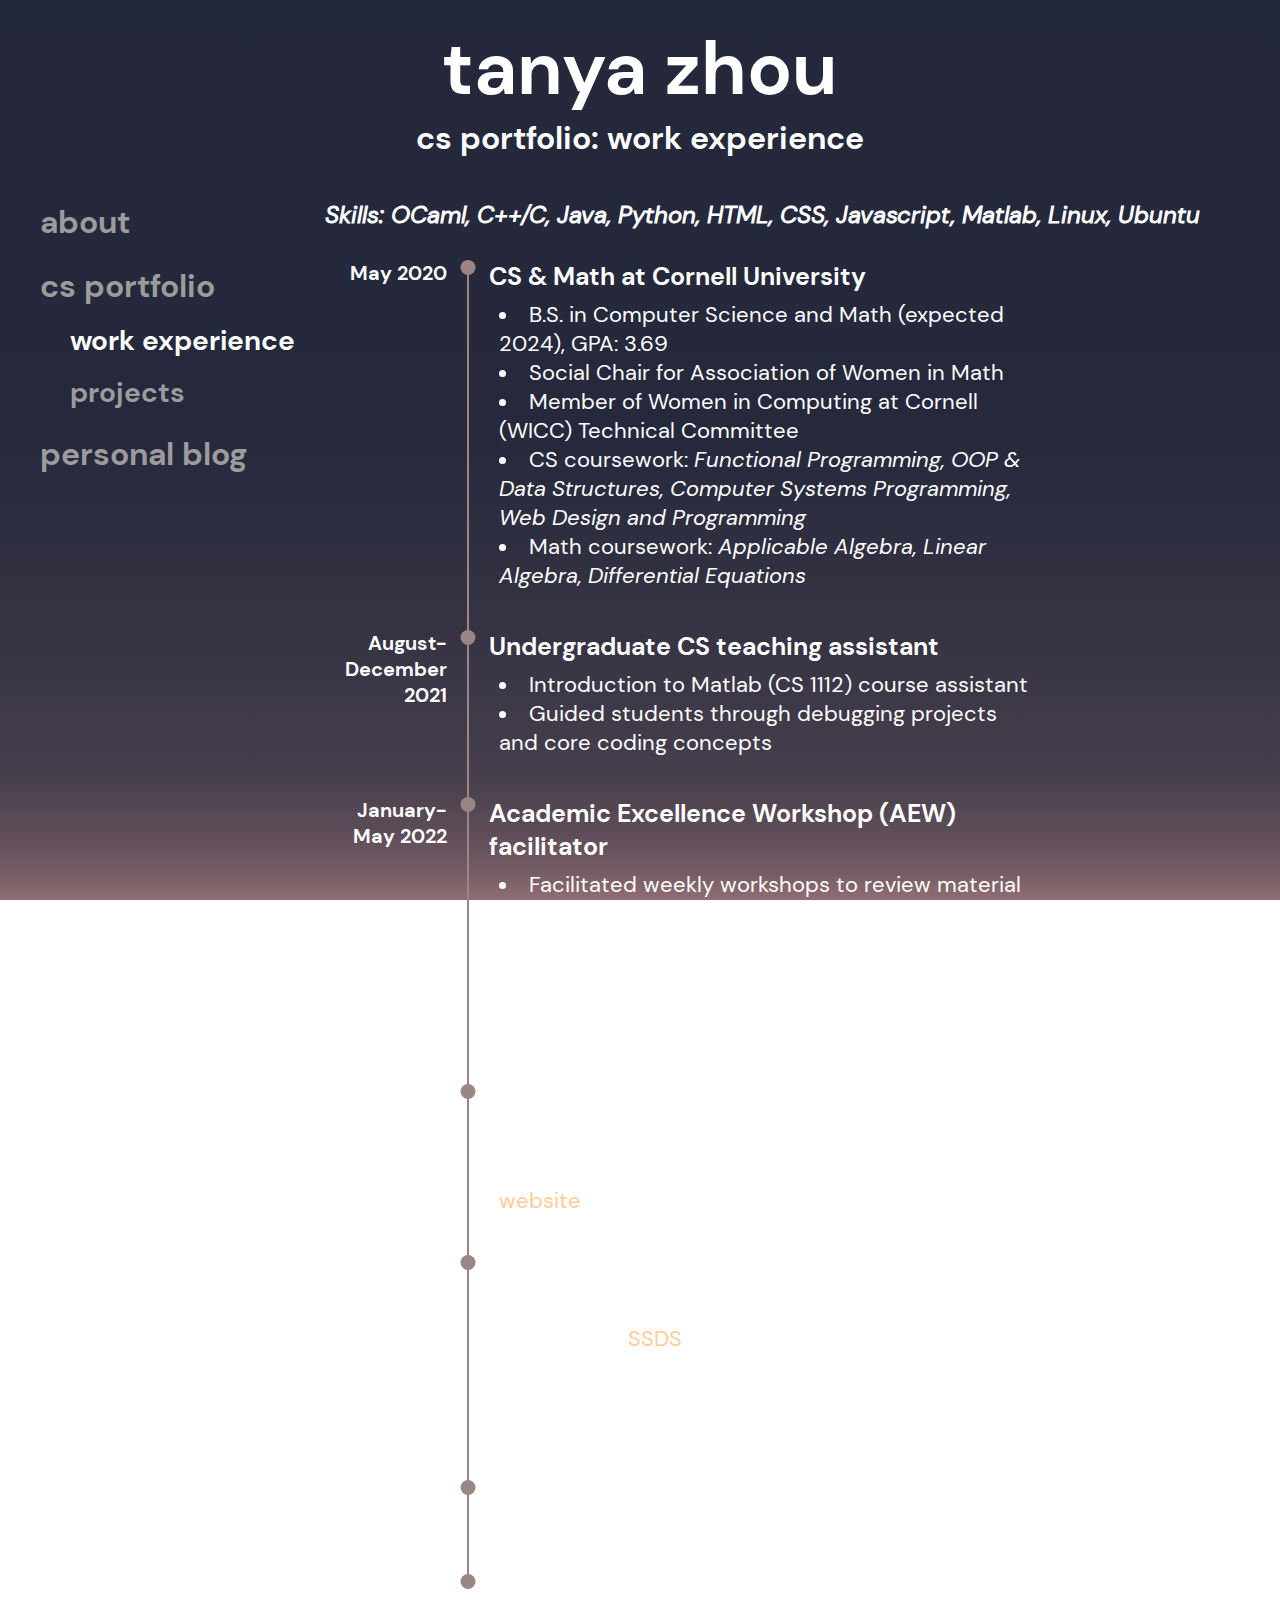
<file: root/work-exp.html>
<!DOCTYPE html>
<html lang="en">

<head>
  <title>Tanya's Website</title>
  <link rel="stylesheet" type="text/css" href="../public/styles/styles.css" media="all" />
  <link rel="shortcut icon" type="image/x-icon" href="../public/images/caticon.ico">
  <script defer src="./js/navscript.js" type="text/Javascript"></script>
</head>

<body class="cs-page-bkg fade">
  <header class="cs-pg-hdr">
    <h1>tanya zhou</h1>
    <h3>cs portfolio: work experience</h3>
  </header>
  <main>
    <div class="row">
      <nav>
        <ul>
          <li>
            <a id="abt" href="index.html">about</a>
          </li>
          <li>
            <a id="cs" href="cs-portfolio.html">cs portfolio</a>
          </li>
          <ul class="smaller-nav">
            <li class="smaller-nav">
              <a href="work-exp.html">work experience</a>
            </li>
            <li class="smaller-nav">
              <a href="cs-projects.html">projects</a>
            </li>
          </ul>
          <li>
            <a id="art" href="personal-blog.html">personal blog</a>
          </li>
        </ul>
      </nav>
      <div>
        <h4><em>Skills: OCaml, C++/C, Java, Python, HTML, CSS, Javascript, Matlab, Linux, Ubuntu</em></h4>
        <div class="timeline">
          <div class="timeline_component_right">
            <div class="timeline_date_right">May 2020</div>
          </div>
          <div class="timeline__middle">
            <div class="timeline__point">
            </div>
          </div>
          <div class="timeline_component_right">
            <p class="timeline_title">CS & Math at Cornell University</p>
            <ul class="timeline_text">
              <li class="tl_lst">B.S. in Computer Science and Math (expected 2024), GPA: 3.69</li>
              <li class="tl_lst">Social Chair for Association of Women in Math</li>
              <li class="tl_lst"> Member of Women in Computing at Cornell (WICC) Technical Committee</li>
              <li class="tl_lst">CS coursework: <em>Functional Programming, OOP & Data Structures, Computer Systems
                  Programming, Web Design
                  and Programming</em> </li>
              <li class="tl_lst">Math coursework: <em>Applicable Algebra, Linear Algebra, Differential Equations</em>
              </li>
            </ul>
          </div>

          <div class="timeline_component_right">
            <div class="timeline_date_right">August-December 2021</div>
          </div>
          <div class="timeline__middle">
            <div class="timeline__point">
            </div>
          </div>
          <div class="timeline_component_right">
            <p class="timeline_title">Undergraduate CS teaching assistant</p>
            <ul class="timeline_text">
              <li>Introduction to Matlab (CS 1112) course assistant</li>
              <li>Guided students through debugging projects and core coding concepts</li>
            </ul>
          </div>

          <div class="timeline_component_right">
            <div class="timeline_date_right">January-May 2022</div>
          </div>
          <div class="timeline__middle">
            <div class="timeline__point">
            </div>
          </div>
          <div class="timeline_component_right">
            <p class="timeline_title">Academic Excellence Workshop (AEW) facilitator</p>
            <ul class="timeline_text">
              <li>Facilitated weekly workshops to review material from Differential Equations (MATH 2930)</li>
              <li>Developed problems and guided students through core concepts</li>
              <li>Concepts covered include Fourier series, solving the heat equation & wave equation, and more</li>
            </ul>
          </div>

          <div class="timeline_component_right">
            <div class="timeline_date_right">March 2022</div>
          </div>
          <div class="timeline__middle">
            <div class="timeline__point">
            </div>
          </div>
          <div class="timeline_component_right">
            <p class="timeline_title">Technical Committee for Women in Computing @ Cornell (WICC)</p>
            <ul class="timeline_text">
              <li>Maintain and develop front-end of WICC's <a class="cs-link"
                  href="https://wicc.cornell.edu/#/">website</a></li>
            </ul>
          </div>
          <div class="timeline_component_right">
            <div class="timeline_date_right">February 2022</div>
          </div>
          <div class="timeline__middle">
            <div class="timeline__point">
            </div>
          </div>
          <div class="timeline_component_right">
            <p class="timeline_title">Software Developer at Cislunar Explorers</p>
            <ul class="timeline_text">
              <li>Developing flight software in Python for Cislunar Explorers @ <a class="cs-link"
                  href="https://www.spacecraftresearch.com/">SSDS</a></li>
              <li>Testing satellite's optical navigation methods</li>
              <li>Improving estimation of future flight path via Runge-Kutta integrator</li>
            </ul>
          </div>

          <div class="timeline_component_right">
            <div class="timeline_date_right">June 2022</div>
          </div>
          <div class="timeline__middle">
            <div class="timeline__point"></div>
            <div class="timeline__point timeline__point--bottom"></div>
          </div>
          <div class="timeline_component_right">
            <p class="timeline_title">SWE intern at Ultimate Kronos Group (UKG)</p>
            <ul class="timeline_text">
              <li>Using AngularJS for front-end development</li>
            </ul>
          </div>
        </div>
      </div>
    </div>

  </main>
</body>
<footer>
</footer>

</html>
</file>
<file: public/styles/styles.css>
@font-face {
  font-family: "DM Sans";
  src: url('../fonts/DMSans-Regular.ttf') format('truetype');
  font-weight: normal;
  font-style: normal;
}


@font-face {
  font-family: "DM Sans";
  src: url('../fonts/DMSans-Bold.ttf') format('truetype');
  font-weight: bold;
  font-style: normal;
}

@font-face {
  font-family: "DM Sans";
  src: url('../fonts/DMSans-Italic.ttf') format('truetype');
  font-weight: normal;
  font-style: italic;
}

html {
  font-family: "DM Sans", sans-serif;
  color: white;
  scroll-behavior: smooth;
}

footer {
  text-align: center;
  margin: 20px;
  padding: 20px;
}

header {
  color: white;
  font-weight: bold;
  font-style: normal;
  text-align: center;
  padding: 0;
  margin: 40px 0;
}

.cs-pg-hdr {
  font-size: 40px;
  margin: 20px 0;
}


body {
  opacity: 1;
  transition-duration: 1.5s;
  transition-property: opacity;
}


.fade {
  opacity: 0;
}

h1 {
  padding: 0;
  margin: auto;
  font-size: 75px;
}

h2 {
  font-size: 40px;
  padding: 0;
  margin: 30px 0 10px 0;
}

h3 {
  padding: 0;
  margin: 0;
  font-size: 32px;
}

h4 {
  margin: 20px 0 0 0;
  font-size: 24px;
}

nav {
  margin: 0;
  padding: 0;
  max-width: 300px;
}

nav a {
  text-decoration: none;
  color: #9C9C9C;
}

.cs-link {
  text-decoration: none;
  color: #FFCB9B;
}

nav ul {
  margin: auto;
  font-weight: bold;
  font-size: 32px;
  text-align: left;
  padding: 0;
  list-style: none;
}

nav li {
  margin: 22px 0 0 0;
}


.smaller-nav {
  font-size: 28px;
  margin: 15px 15px;
  padding: 0;
}

.active {
  color: white;
}

.personal-blog-bkg {
  background: url("../images/bamboo.jpg") no-repeat center center fixed;
  -webkit-background-size: cover;
  -moz-background-size: cover;
  -o-background-size: cover;
  background-size: cover;
}

/* backgrounds different for each page */
.about-pg-bkg {
  background: url("../images/mtn-bkg-darker.jpg") no-repeat center center fixed;
  -webkit-background-size: cover;
  -moz-background-size: cover;
  -o-background-size: cover;
  background-size: cover;
}

.centered-box {
  margin: auto;
}

main {
  width: 1200px;
  margin: auto;
}

.row {
  display: flex;
  margin: 0 0 20px 0;
  flex-direction: row;
}

.middle-content {
  margin: 0 0 0 80px;
  max-width: 550px;
}

.intro-p {
  font-weight: bold;
  font-size: 23px;
}


.home-navbar {
  color: white;
  font-size: 30px;
  text-decoration: none;
}

/* cs portfolio stuff */
.cs-page-bkg {
  background: rgb(36, 40, 59);
  background: linear-gradient(180deg, rgba(36, 40, 59, 1) 0%, rgba(38, 41, 60, 1) 49%, rgba(56, 53, 69, 1) 73%, rgba(70, 62, 76, 1) 86%, rgba(95, 78, 89, 1) 93%, rgba(118, 93, 101, 1) 97%, rgba(144, 110, 114, 1) 100%, rgba(180, 133, 133, 1) 100%);
  margin: 0;
  background-repeat: no-repeat;
  background-attachment: fixed;
}

.cs-page-title {
  font-size: 50px;
}

.timeline {
  margin: 30px 0;
  display: grid;
  color: white;
  grid-template-columns: 0fr 2px 2fr;
}


.timeline_component_right {
  margin: 0 20px 40px 20px;
  max-width: 550px;
}

.timeline_date_right {
  margin: 0;
  text-align: right;
  font-weight: bold;
  font-size: 20px;
}

.timeline__middle {
  position: relative;
  background: #9C8585;
}

.timeline__point {
  position: absolute;
  width: 15px;
  height: 15px;
  top: 0;
  left: 50%;
  transform: translateX(-50%);
  background: #9C8585;
  border-radius: 50%;
}

.timeline__point--bottom {
  top: initial;
  bottom: 0;
}

.timeline_title {
  margin: 0 0 7px 0;
  padding: 0;
  font-weight: bold;
  font-size: 25px;
}


.timeline_text {
  list-style-position: inside;
  margin: 0 10px;
  padding: 0;
  font-size: 22px;
}

.cs-proj-content {
  margin: 0 0 0 50px;
  max-width: 850px;
}

.cs-proj-box {
  margin: 0 10px 0 0;
  width: 450px;
}

.bold {
  font-weight: bold;
}

.cs-proj-descrip {
  margin: auto;
  width: 1000px;
}

img {
  margin: 20px;
  align-self: center;
  border-radius: 10px;

}

#resize-800 {
  width: 800px;
  height: auto;
}

#resize-600 {
  width: 600px;
  height: auto;
}

#resize-500 {
  width: 500px;
  height: auto;
}

#resize-400 {
  width: 400px;
  height: auto;
}

#centered {
  margin: auto;
}

.project-description {
  font-size: 22px;
  padding: 0;
  margin: 10px 0;
}

.proj-link {
  color: white;
  text-decoration: none;

}

.proj-link:hover {
  color: #EEBABA;
}

.img-descrip {
  margin: 20px 0 0 20px;
  padding: 0;
  font-size: 20px;
  font-style: italic;
}

.li-cs {
  margin: 0 0 15px 0;
}

.larger-bottom {
  margin: 0 0 60px 0;
}

.font-22 {
  font-size: 22px;
}
</file>
